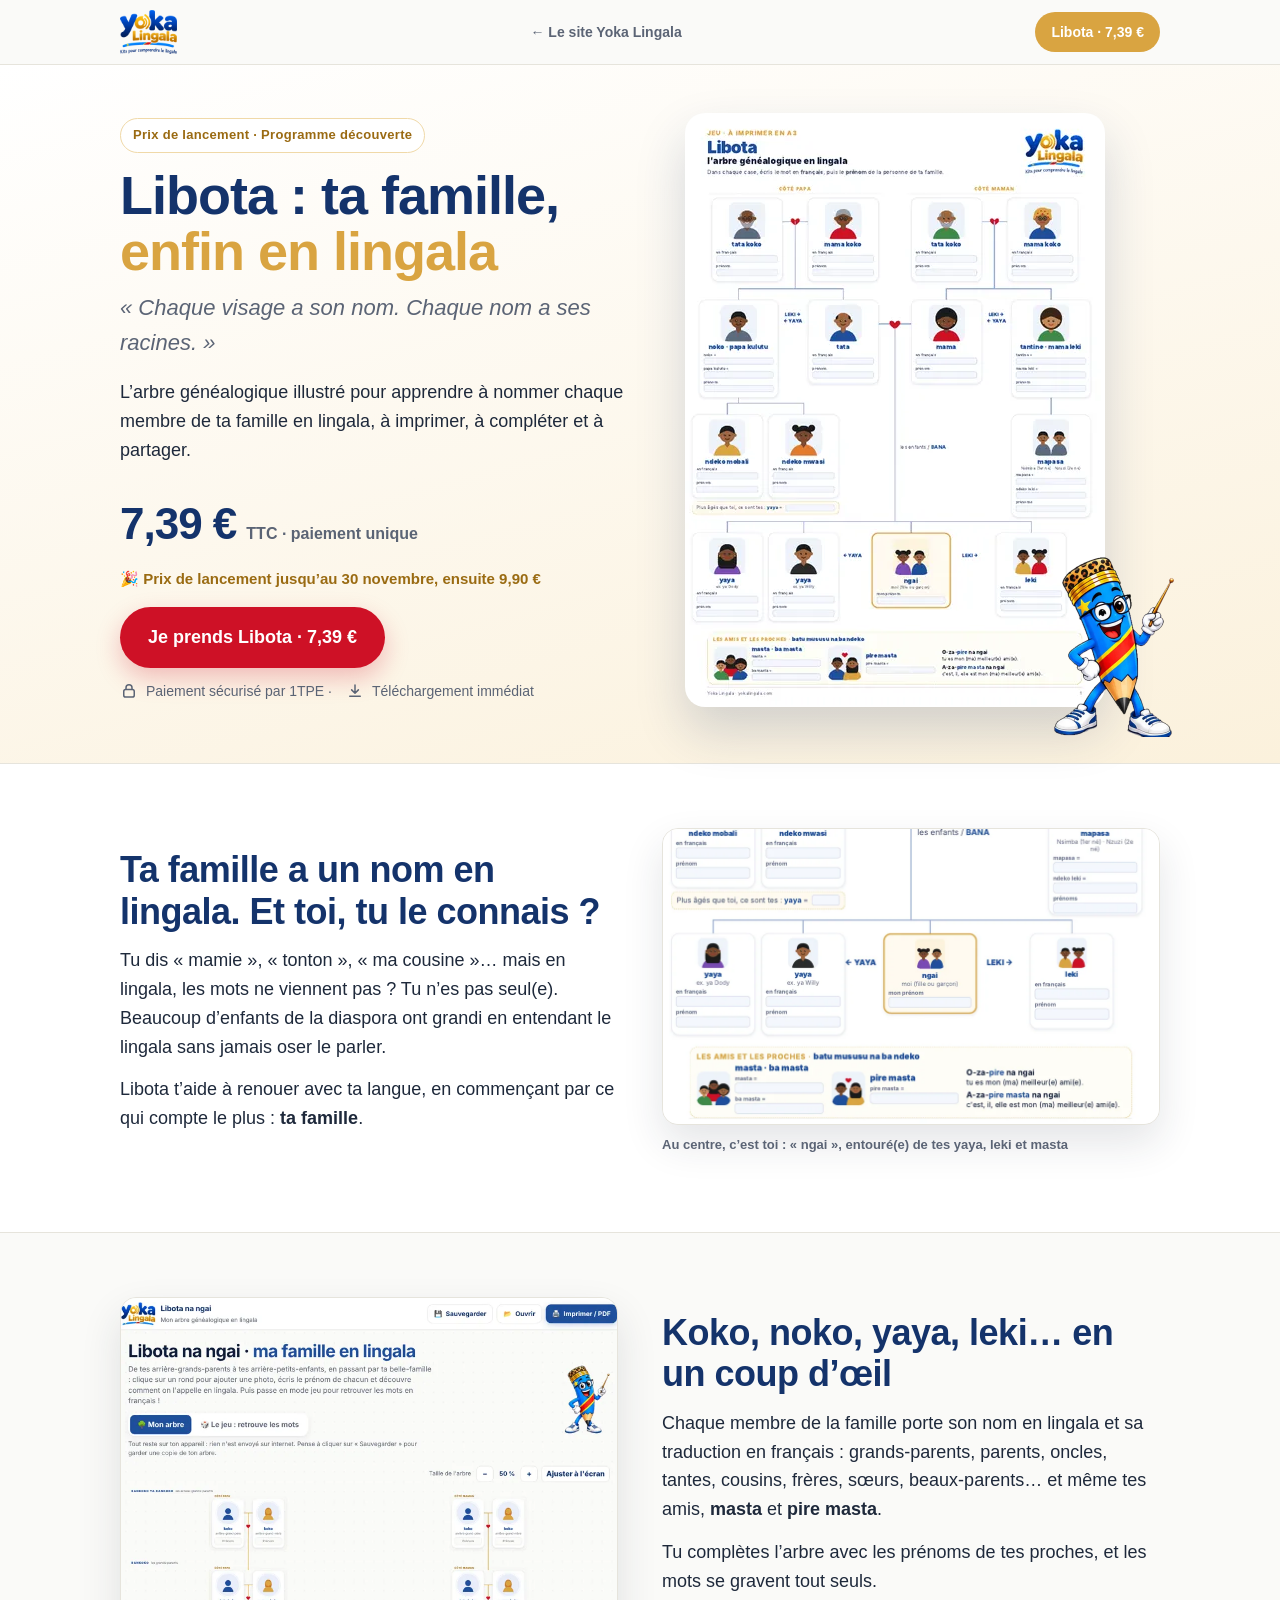
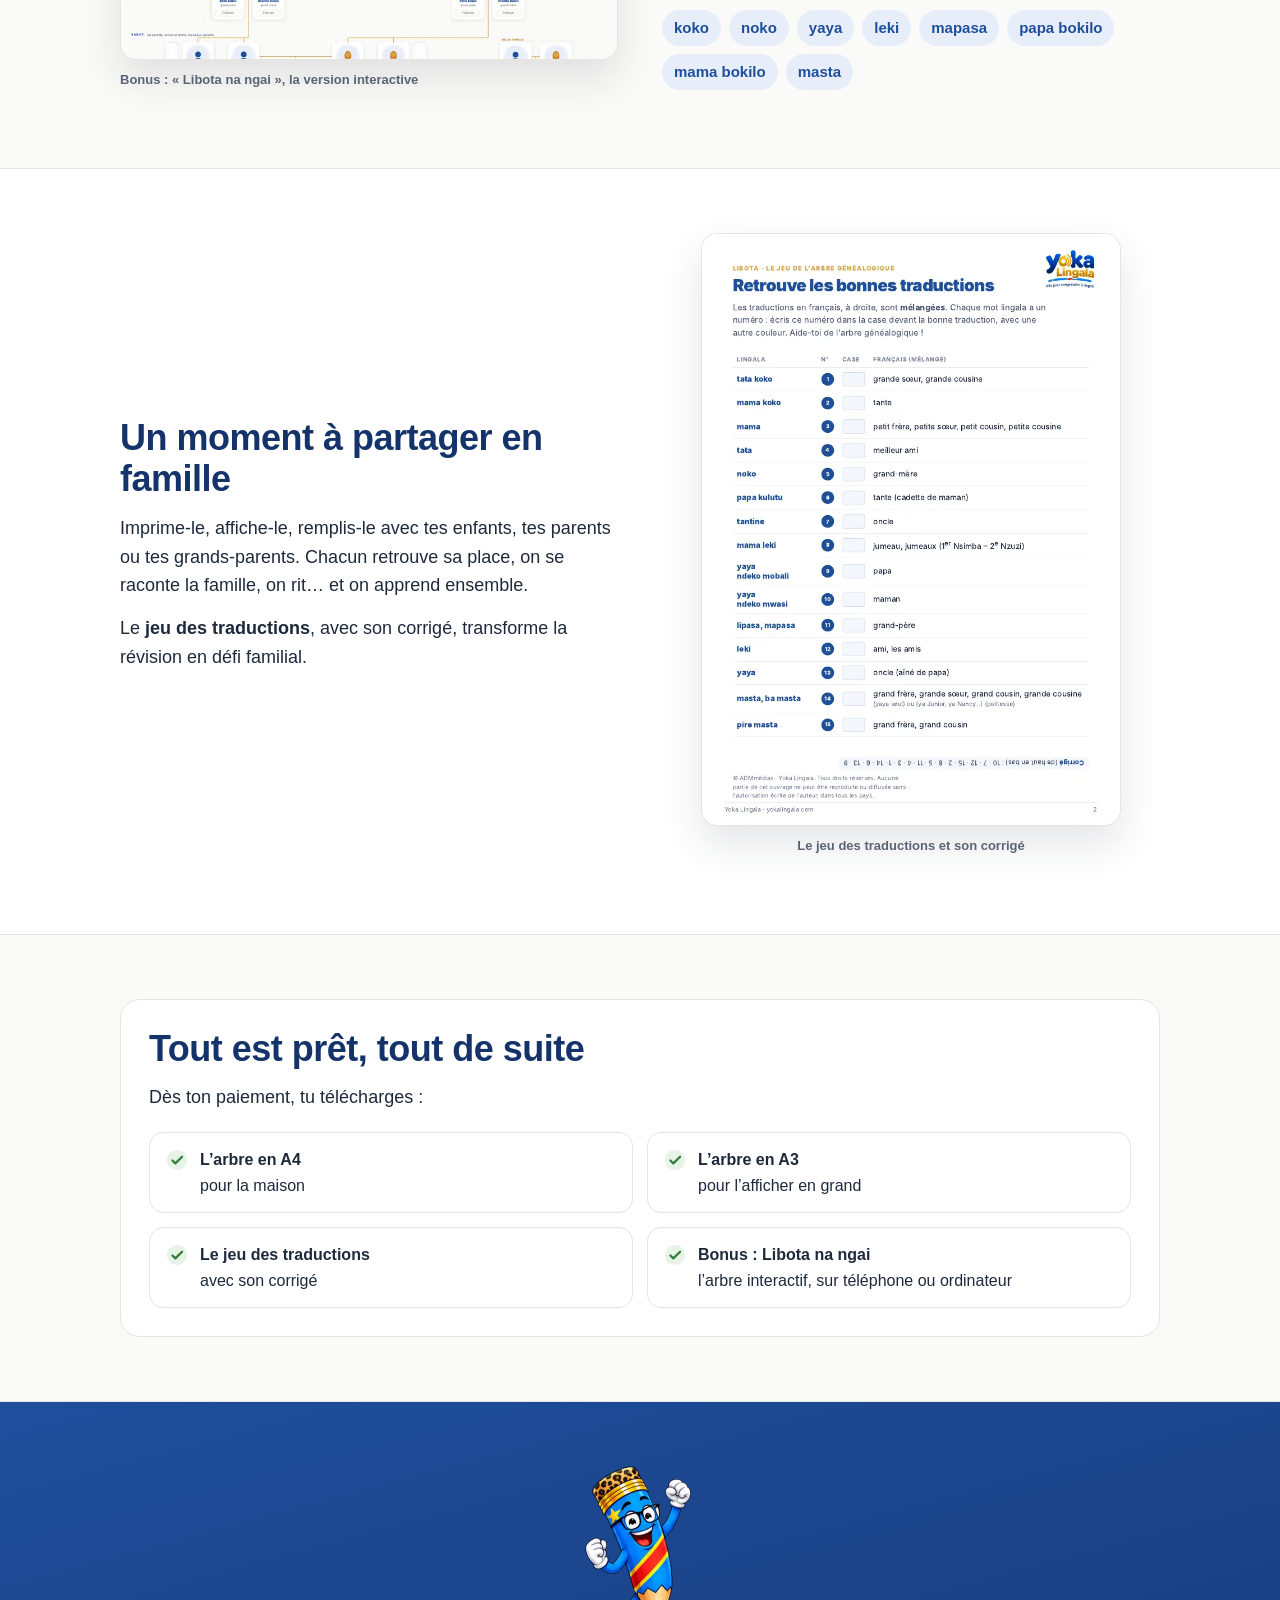
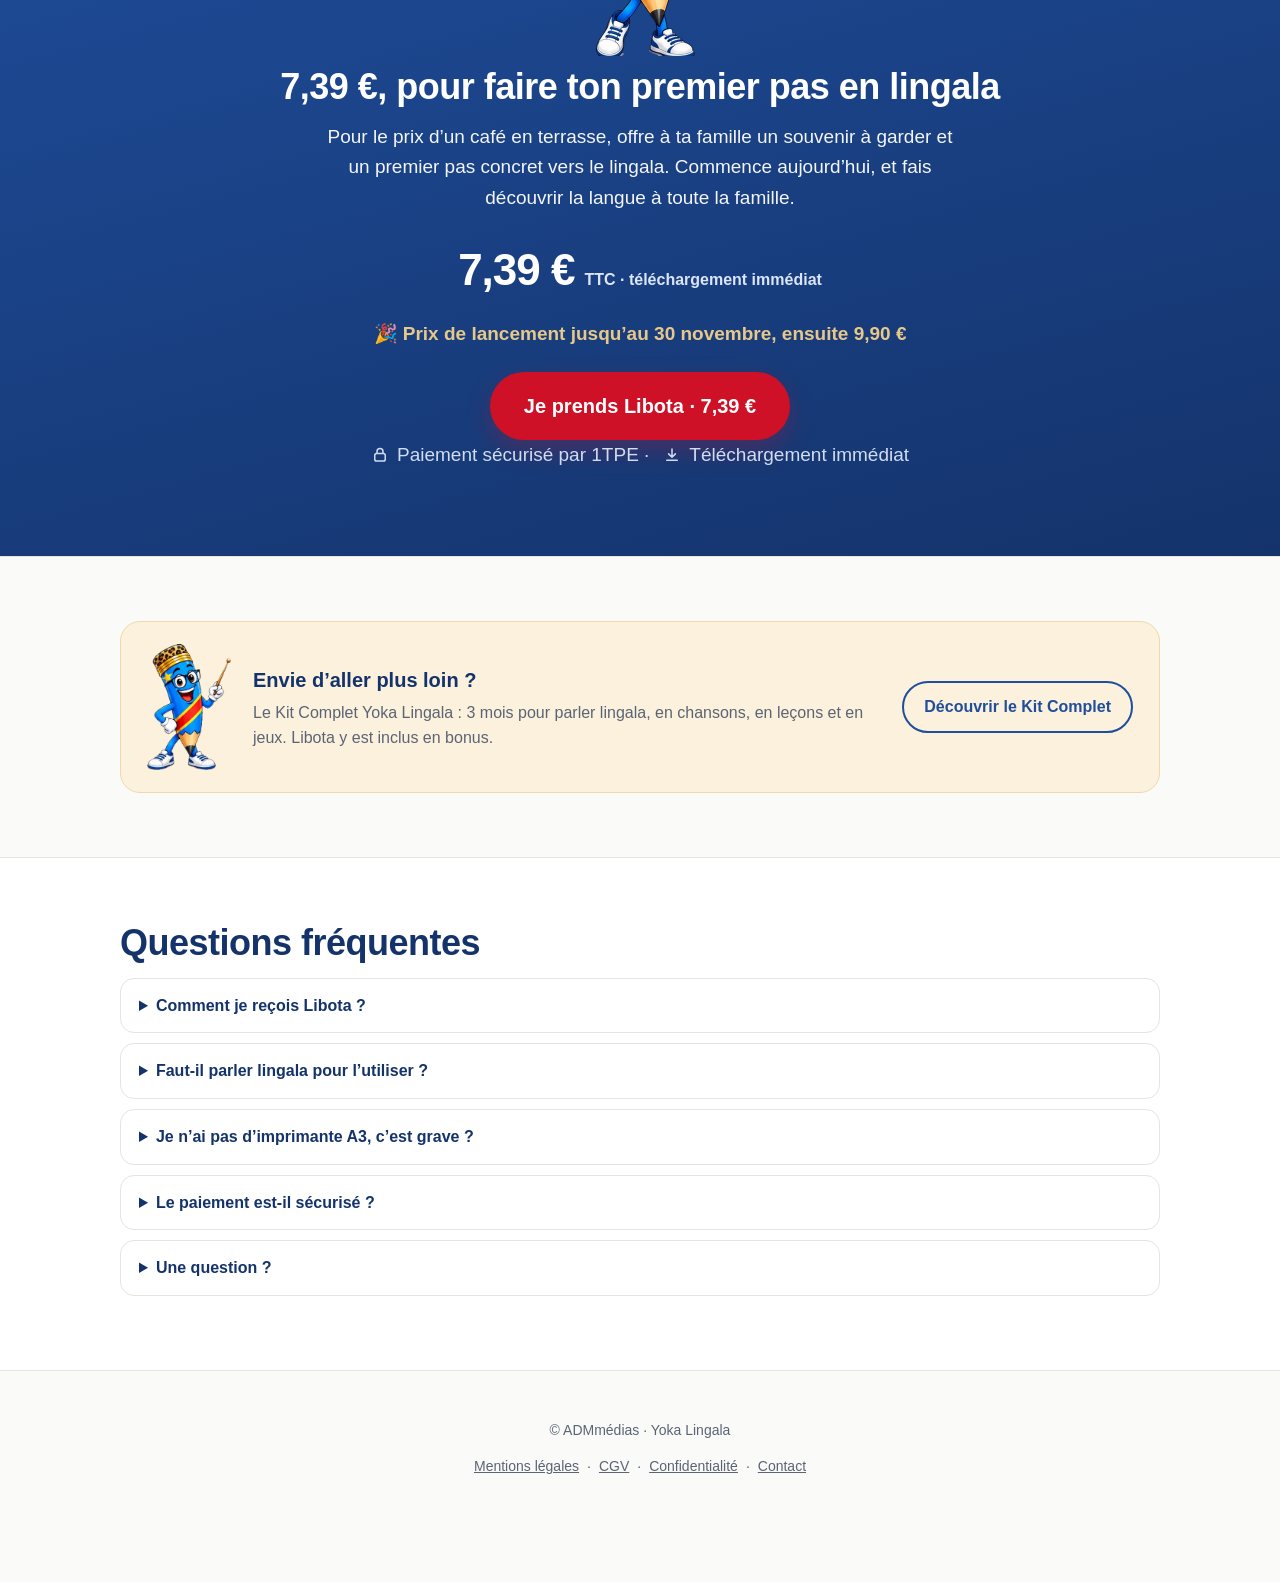
<file: libota/index.html>
<!doctype html>
<html lang="fr">
<head>
<meta charset="UTF-8">
<meta name="viewport" content="width=device-width, initial-scale=1">
<title>Libota · l’arbre généalogique en lingala à imprimer | Yoka Lingala</title>
<link rel="canonical" href="https://www.yokalingala.com/libota/">
<meta property="og:url" content="https://www.yokalingala.com/libota/">
<meta name="description" content="Libota : apprends à nommer chaque membre de ta famille en lingala. Arbre généalogique illustré à imprimer (A4 et A3), jeu des traductions et version interactive. 7,39 €, téléchargement immédiat.">
<meta name="theme-color" content="#1f4e9c">
<meta property="og:title" content="Libota : ta famille, enfin en lingala">
<meta property="og:description" content="Chaque visage a son nom. Chaque nom a ses racines. L’arbre généalogique en lingala à imprimer, 7,39 €.">
<meta property="og:image" content="img/libota.webp">
<link rel="icon" type="image/svg+xml" href="[data-uri]">
<link rel="icon" type="image/png" sizes="32x32" href="[data-uri]">
<link rel="apple-touch-icon" href="[data-uri]">
<style>
:root { --p:#1f4e9c; --p-dark:#14336b; --p-soft:#e8eef9; --gold:#d9a441; --gold-soft:#fbf1dc; --leaf-soft:#e6f3e6; --red:#ce1126;
  --bg:#fafaf8; --text:#1e293b; --muted:#5b6475; --line:#e6e4dc; --card:#fff; --r:20px }
* { box-sizing:border-box }
html { scroll-behavior:smooth }
body { margin:0; background:var(--bg); color:var(--text); font-family:ui-sans-serif,-apple-system,"Segoe UI",Roboto,"Helvetica Neue",Arial,sans-serif; line-height:1.6; -webkit-font-smoothing:antialiased }
img { max-width:100%; display:block }
a { color:var(--p) }
.wrap { max-width:1080px; margin:0 auto; padding:0 20px }
header.top { position:sticky; top:0; z-index:10; background:rgba(250,250,248,.92); backdrop-filter:blur(8px); border-bottom:1px solid var(--line) }
header.top .wrap { display:flex; align-items:center; justify-content:space-between; height:64px; gap:12px }
header.top img { height:44px; width:auto }
header.top .back { font-weight:700; font-size:14px; text-decoration:none; color:var(--muted) }
header.top .mini { display:none; text-decoration:none; background:var(--gold); color:#fff; font-weight:800; font-size:14px; padding:9px 16px; border-radius:99px }
@media (min-width:700px) { header.top .mini { display:inline-block } }
.hero { background:linear-gradient(165deg,#fff 0%,var(--gold-soft) 100%); border-bottom:1px solid var(--line) }
.hero .wrap { display:grid; grid-template-columns:1.05fr .95fr; gap:40px; align-items:center; padding-top:48px; padding-bottom:56px }
@media (max-width:860px) { .hero .wrap { grid-template-columns:1fr; gap:28px; padding-top:28px } }
.tag { display:inline-block; background:#fff; border:1px solid #f0d9a8; color:#9a6a12; font-weight:800; font-size:13px; letter-spacing:.3px; padding:6px 12px; border-radius:99px }
h1 { font-size:clamp(32px,5.2vw,54px); line-height:1.05; letter-spacing:-1px; margin:14px 0 10px; color:var(--p-dark); font-weight:900 }
h1 span { color:var(--gold) }
.slogan { font-size:clamp(18px,2.4vw,22px); font-style:italic; color:var(--muted); margin:0 0 18px }
.lead { font-size:18px; margin:0 0 24px }
.price { display:flex; align-items:baseline; gap:10px; margin-bottom:14px }
.price b { font-size:44px; color:var(--p-dark); font-weight:900; letter-spacing:-1px }
.price span { color:var(--muted); font-weight:600 }
.launch { margin:-6px 0 16px; font-weight:700; color:#9a6b12; font-size:15px } .final .launch { color:#f3d08a }
.btn { display:inline-flex; align-items:center; justify-content:center; gap:8px; background:var(--red); color:#fff; text-decoration:none; font-weight:900; font-size:18px; padding:16px 28px; border-radius:99px; box-shadow:0 10px 24px rgba(206,17,38,.25); transition:transform .15s, box-shadow .15s }
.btn:hover { transform:translateY(-2px); box-shadow:0 14px 30px rgba(206,17,38,.3) }
.btn-big { font-size:20px; padding:18px 34px }
.btn.off { background:#9aa3b2; box-shadow:none; pointer-events:none }
.trust { display:flex; flex-wrap:wrap; align-items:center; gap:6px 14px; color:var(--muted); font-size:14px; margin:12px 0 0 }
.trust svg { vertical-align:-3px; margin-right:-6px }
.hero-img { position:relative }
.hero-img img.prod { border-radius:var(--r); box-shadow:0 24px 50px rgba(20,51,107,.18); background:#fff }
.hero-img img.yaya { position:absolute; right:-14px; bottom:-30px; width:120px }
@media (max-width:860px) { .hero-img img.yaya { width:90px; right:-6px; bottom:-20px } }
section.s { padding:64px 0; border-bottom:1px solid var(--line) }
section.s:nth-of-type(even) { background:#fff }
.row { display:grid; grid-template-columns:1fr 1fr; gap:44px; align-items:center }
.row.rev .txt { order:2 }
.row > *, .hero .wrap > * { min-width:0 }
img { height:auto }
@media (max-width:860px) { .row { grid-template-columns:1fr; gap:24px } .row.rev .txt { order:0 } }
h2 { font-size:clamp(26px,3.6vw,36px); line-height:1.15; letter-spacing:-.5px; color:var(--p-dark); margin:0 0 14px; font-weight:900 }
.txt p { font-size:18px; margin:0 0 14px }
.words { display:flex; flex-wrap:wrap; gap:8px; margin:6px 0 0 }
.words span { background:var(--p-soft); color:var(--p); font-weight:800; border-radius:99px; padding:6px 12px; font-size:15px }
.shot { border-radius:16px; border:1px solid var(--line); box-shadow:0 18px 40px rgba(30,41,59,.12); background:#fff }
.shot.page { width:100%; max-width:420px; margin:0 auto }
.pill { display:inline-block; margin-top:10px; font-size:13px; font-weight:700; color:var(--muted) }
.box { background:var(--card); border:1px solid var(--line); border-radius:var(--r); padding:28px }
.get { display:grid; grid-template-columns:repeat(2,1fr); gap:14px; margin:20px 0 0; padding:0; list-style:none }
@media (max-width:640px) { .get { grid-template-columns:1fr } }
.get li { display:flex; gap:12px; align-items:flex-start; background:#fff; border:1px solid var(--line); border-radius:14px; padding:14px 16px; font-size:16px }
.get li svg { flex:none; margin-top:2px }
.get b { display:block }
section.s.final { text-align:center; background:linear-gradient(165deg,var(--p) 0%,var(--p-dark) 100%); color:#fff }
.final h2 { color:#fff }
.final p { font-size:19px; max-width:640px; margin:0 auto 22px; opacity:.95 }
.final .price { justify-content:center } .final .price b { color:#fff } .final .price span { color:#dbe5f7 }
.final .trust { justify-content:center; color:#dbe5f7 }
.final img.yaya { width:110px; margin:0 auto 10px }
.upsell { display:grid; grid-template-columns:auto 1fr auto; gap:22px; align-items:center; background:var(--gold-soft); border:1px solid #f0d9a8; border-radius:var(--r); padding:22px 26px }
@media (max-width:760px) { .upsell { grid-template-columns:1fr; text-align:center } .upsell img { margin:0 auto } }
.upsell img { width:84px }
.upsell h3 { margin:0 0 4px; color:var(--p-dark); font-size:20px }
.upsell p { margin:0; color:var(--muted) }
.btn-o { display:inline-block; border:2px solid var(--p); color:var(--p); font-weight:800; text-decoration:none; padding:11px 20px; border-radius:99px; white-space:nowrap }
.faq details { background:#fff; border:1px solid var(--line); border-radius:14px; padding:14px 18px; margin-bottom:10px }
.faq summary { font-weight:800; cursor:pointer; color:var(--p-dark) }
.faq p { margin:10px 0 0; color:var(--muted) }
footer { padding:34px 0 90px; color:var(--muted); font-size:14px; text-align:center }
footer a { color:var(--muted); margin:0 8px }
.sticky { position:fixed; left:0; right:0; bottom:0; z-index:20; background:#fff; border-top:1px solid var(--line); padding:10px 16px; display:flex; align-items:center; justify-content:space-between; gap:12px; transform:translateY(110%); transition:transform .25s }
.sticky.on { transform:none }
.sticky b { color:var(--p-dark) }
.sticky .btn { font-size:16px; padding:12px 20px }
@media (min-width:861px) { .sticky { display:none } }
</style>
</head>
<body>
<header class="top"><div class="wrap">
  <a href="/" aria-label="Yoka Lingala, accueil"><img src="[data-uri]" alt="Yoka Lingala"></a>
  <div><a class="back" href="/">← Le site Yoka Lingala</a></div>
  <a class="mini buy" href="https://1tpe.net/gopay.php?dat=admmedias_admmedias_10&amp;tk=" rel="noopener">Libota · 7,39 €</a>
</div></header>

<section class="hero"><div class="wrap">
  <div>
    <span class="tag">Prix de lancement · Programme découverte</span>
    <h1>Libota&nbsp;: ta famille, <span>enfin en lingala</span></h1>
    <p class="slogan">« Chaque visage a son nom. Chaque nom a ses racines. »</p>
    <p class="lead">L’arbre généalogique illustré pour apprendre à nommer chaque membre de ta famille en lingala, à imprimer, à compléter et à partager.</p>
    <div class="price"><b>7,39 €</b><span>TTC · paiement unique</span></div>
    <p class="launch">🎉 Prix de lancement jusqu’au 30 novembre, ensuite 9,90&nbsp;€</p>
    <a class="btn buy" href="https://1tpe.net/gopay.php?dat=admmedias_admmedias_10&amp;tk=" rel="noopener">Je prends Libota · 7,39 €</a><p class="trust"><svg viewBox="0 0 24 24" width="18" height="18" aria-hidden="true"><rect x="5" y="10" width="14" height="10" rx="2.5" fill="none" stroke="currentColor" stroke-width="2"/><path d="M8 10V7.5a4 4 0 0 1 8 0V10" fill="none" stroke="currentColor" stroke-width="2"/></svg> Paiement sécurisé par 1TPE · <svg viewBox="0 0 24 24" width="18" height="18" aria-hidden="true"><path d="M12 4v11m0 0l-4.5-4.5M12 15l4.5-4.5M5 19h14" fill="none" stroke="currentColor" stroke-width="2" stroke-linecap="round" stroke-linejoin="round"/></svg> Téléchargement immédiat</p>
  </div>
  <div class="hero-img"><img class="prod" src="img/libota.webp" alt="Libota, l’arbre généalogique en lingala à imprimer" width="420" height="338"><img class="yaya" src="[data-uri]" alt=""></div>
</div></section>

<section class="s"><div class="wrap row">
  <div class="txt">
    <h2>Ta famille a un nom en lingala. Et toi, tu le connais&nbsp;?</h2>
    <p>Tu dis « mamie », « tonton », « ma cousine »… mais en lingala, les mots ne viennent pas&nbsp;? Tu n’es pas seul(e). Beaucoup d’enfants de la diaspora ont grandi en entendant le lingala sans jamais oser le parler.</p>
    <p>Libota t’aide à renouer avec ta langue, en commençant par ce qui compte le plus&nbsp;: <b>ta famille</b>.</p>
  </div>
  <div><img class="shot" src="img/detail.webp" alt="Détail de l’arbre : la case ngai, les frères et sœurs, et les amis" loading="lazy" width="1000" height="593"><p class="pill">Au centre, c’est toi&nbsp;: « ngai », entouré(e) de tes yaya, leki et masta</p></div>
</div></section>

<section class="s"><div class="wrap row rev">
  <div class="txt">
    <h2>Koko, noko, yaya, leki… en un coup d’œil</h2>
    <p>Chaque membre de la famille porte son nom en lingala et sa traduction en français&nbsp;: grands-parents, parents, oncles, tantes, cousins, frères, sœurs, beaux-parents… et même tes amis, <b>masta</b> et <b>pire masta</b>.</p>
    <p>Tu complètes l’arbre avec les prénoms de tes proches, et les mots se gravent tout seuls.</p>
    <div class="words"><span>koko</span><span>noko</span><span>yaya</span><span>leki</span><span>mapasa</span><span>papa bokilo</span><span>mama bokilo</span><span>masta</span></div>
  </div>
  <div><img class="shot" src="img/interactif.webp" alt="Libota na ngai, la version interactive de l’arbre" loading="lazy" width="900" height="655"><p class="pill">Bonus&nbsp;: « Libota na ngai », la version interactive</p></div>
</div></section>

<section class="s"><div class="wrap row">
  <div class="txt">
    <h2>Un moment à partager en famille</h2>
    <p>Imprime-le, affiche-le, remplis-le avec tes enfants, tes parents ou tes grands-parents. Chacun retrouve sa place, on se raconte la famille, on rit… et on apprend ensemble.</p>
    <p>Le <b>jeu des traductions</b>, avec son corrigé, transforme la révision en défi familial.</p>
  </div>
  <div><img class="shot page" src="img/jeu.webp" alt="Aperçu du jeu des traductions" loading="lazy" width="420" height="594"><p class="pill" style="text-align:center;width:100%">Le jeu des traductions et son corrigé</p></div>
</div></section>

<section class="s"><div class="wrap">
  <div class="box">
    <h2>Tout est prêt, tout de suite</h2>
    <p style="font-size:18px;margin:0">Dès ton paiement, tu télécharges&nbsp;:</p>
    <ul class="get">
      <li><svg viewBox="0 0 24 24" width="22" height="22" aria-hidden="true"><circle cx="12" cy="12" r="11" fill="#e6f3e6"/><path d="M7 12.5l3.2 3.2L17.5 8.5" fill="none" stroke="#2f7d3a" stroke-width="2.4" stroke-linecap="round" stroke-linejoin="round"/></svg><div><b>L’arbre en A4</b>pour la maison</div></li>
      <li><svg viewBox="0 0 24 24" width="22" height="22" aria-hidden="true"><circle cx="12" cy="12" r="11" fill="#e6f3e6"/><path d="M7 12.5l3.2 3.2L17.5 8.5" fill="none" stroke="#2f7d3a" stroke-width="2.4" stroke-linecap="round" stroke-linejoin="round"/></svg><div><b>L’arbre en A3</b>pour l’afficher en grand</div></li>
      <li><svg viewBox="0 0 24 24" width="22" height="22" aria-hidden="true"><circle cx="12" cy="12" r="11" fill="#e6f3e6"/><path d="M7 12.5l3.2 3.2L17.5 8.5" fill="none" stroke="#2f7d3a" stroke-width="2.4" stroke-linecap="round" stroke-linejoin="round"/></svg><div><b>Le jeu des traductions</b>avec son corrigé</div></li>
      <li><svg viewBox="0 0 24 24" width="22" height="22" aria-hidden="true"><circle cx="12" cy="12" r="11" fill="#e6f3e6"/><path d="M7 12.5l3.2 3.2L17.5 8.5" fill="none" stroke="#2f7d3a" stroke-width="2.4" stroke-linecap="round" stroke-linejoin="round"/></svg><div><b>Bonus&nbsp;: Libota na ngai</b>l’arbre interactif, sur téléphone ou ordinateur</div></li>
    </ul>
  </div>
</div></section>

<section class="s final"><div class="wrap">
  <img class="yaya" src="[data-uri]" alt="">
  <h2>7,39&nbsp;€, pour faire ton premier pas en lingala</h2>
  <p>Pour le prix d’un café en terrasse, offre à ta famille un souvenir à garder et un premier pas concret vers le lingala. Commence aujourd’hui, et fais découvrir la langue à toute la famille.</p>
  <div class="price"><b>7,39 €</b><span>TTC · téléchargement immédiat</span></div>
  <p class="launch">🎉 Prix de lancement jusqu’au 30 novembre, ensuite 9,90&nbsp;€</p>
  <a class="btn btn-big buy" href="https://1tpe.net/gopay.php?dat=admmedias_admmedias_10&amp;tk=" rel="noopener">Je prends Libota · 7,39 €</a><p class="trust"><svg viewBox="0 0 24 24" width="18" height="18" aria-hidden="true"><rect x="5" y="10" width="14" height="10" rx="2.5" fill="none" stroke="currentColor" stroke-width="2"/><path d="M8 10V7.5a4 4 0 0 1 8 0V10" fill="none" stroke="currentColor" stroke-width="2"/></svg> Paiement sécurisé par 1TPE · <svg viewBox="0 0 24 24" width="18" height="18" aria-hidden="true"><path d="M12 4v11m0 0l-4.5-4.5M12 15l4.5-4.5M5 19h14" fill="none" stroke="currentColor" stroke-width="2" stroke-linecap="round" stroke-linejoin="round"/></svg> Téléchargement immédiat</p>
</div></section>

<section class="s"><div class="wrap">
  <div class="upsell">
    <img src="[data-uri]" alt="">
    <div><h3>Envie d’aller plus loin&nbsp;?</h3><p>Le Kit Complet Yoka Lingala&nbsp;: 3 mois pour parler lingala, en chansons, en leçons et en jeux. Libota y est inclus en bonus.</p></div>
    <a class="btn-o" href="/#kit-complet">Découvrir le Kit Complet</a>
  </div>
</div></section>

<section class="s faq"><div class="wrap">
  <h2>Questions fréquentes</h2>
  <details><summary>Comment je reçois Libota&nbsp;?</summary><p>Juste après le paiement, tu accèdes au téléchargement des fichiers. Ils sont à toi&nbsp;: tu peux les imprimer autant de fois que tu veux, pour ta famille.</p></details>
  <details><summary>Faut-il parler lingala pour l’utiliser&nbsp;?</summary><p>Non. Chaque mot lingala est accompagné de sa traduction en français. Libota est fait pour découvrir la langue en douceur.</p></details>
  <details><summary>Je n’ai pas d’imprimante A3, c’est grave&nbsp;?</summary><p>Pas du tout&nbsp;: tu as aussi la version A4. Le A3 se fait facilement imprimer en boutique de reprographie si tu veux l’afficher en grand.</p></details>
  <details><summary>Le paiement est-il sécurisé&nbsp;?</summary><p>Oui. Le paiement se fait sur 1TPE, une plateforme de paiement sécurisée.</p></details>
  <details><summary>Une question&nbsp;?</summary><p>Écris-nous à <a href="mailto:contact@yokalingala.com">contact@yokalingala.com</a>, on te répond rapidement.</p></details>
</div></section>

<footer><div class="wrap">
  <p>© ADMmédias · Yoka Lingala</p>
  <p><a href="/#mentions">Mentions légales</a>·<a href="/#cgv">CGV</a>·<a href="/#confidentialite">Confidentialité</a>·<a href="mailto:contact@yokalingala.com">Contact</a></p>
</div></footer>

<div class="sticky" id="sticky"><div><b>Libota</b> · 7,39 €</div><a class="btn buy" href="https://1tpe.net/gopay.php?dat=admmedias_admmedias_10&amp;tk=" rel="noopener">Je prends Libota</a></div>

<script>
(function(){
  var ok = "https://1tpe.net/gopay.php?dat=admmedias_admmedias_10&amp;tk=".indexOf("http") === 0;
  if(!ok){ document.querySelectorAll(".buy").forEach(function(a){ a.classList.add("off"); a.removeAttribute("href"); a.textContent = "Bientôt disponible"; }); }
  var st = document.getElementById("sticky"), hero = document.querySelector(".hero");
  function onS(){ st.classList.toggle("on", window.scrollY > hero.offsetHeight - 80); }
  window.addEventListener("scroll", onS, {passive:true}); onS();
})();
</script>
</body>
</html>
</file>
